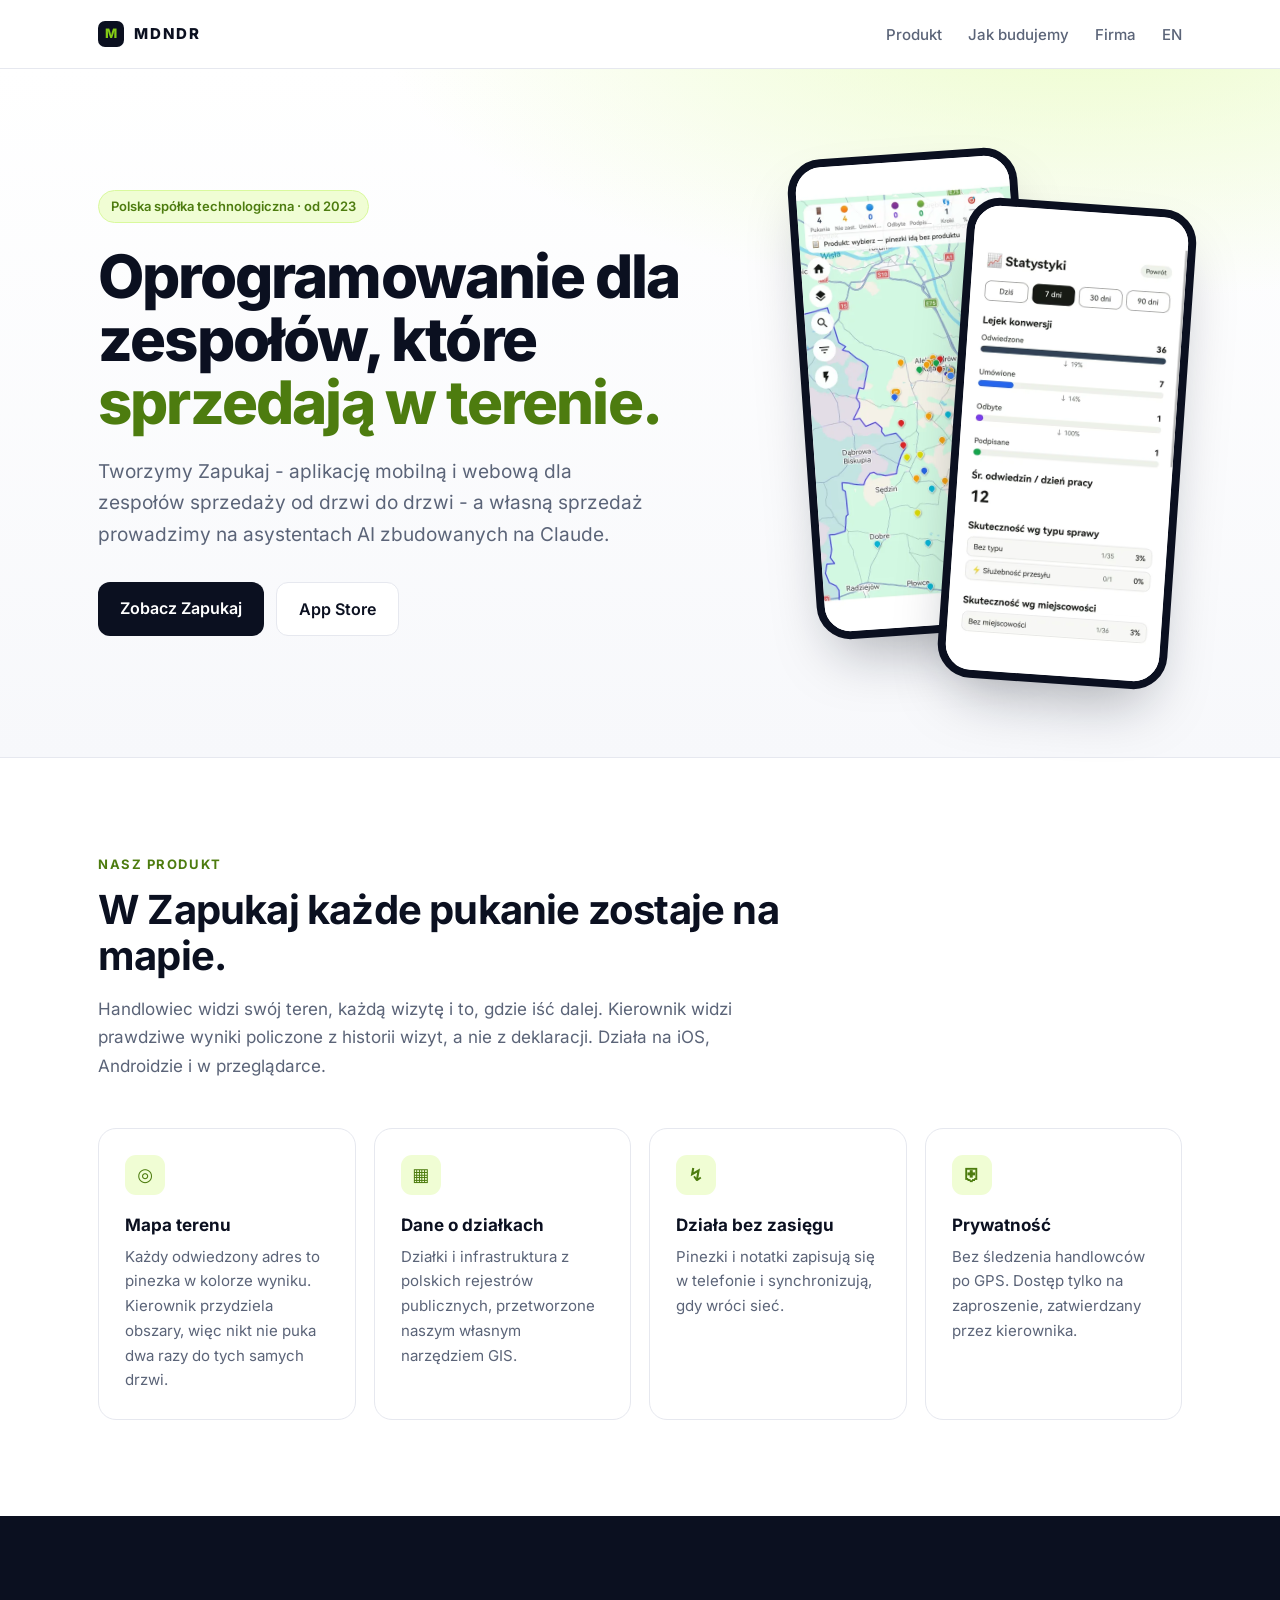
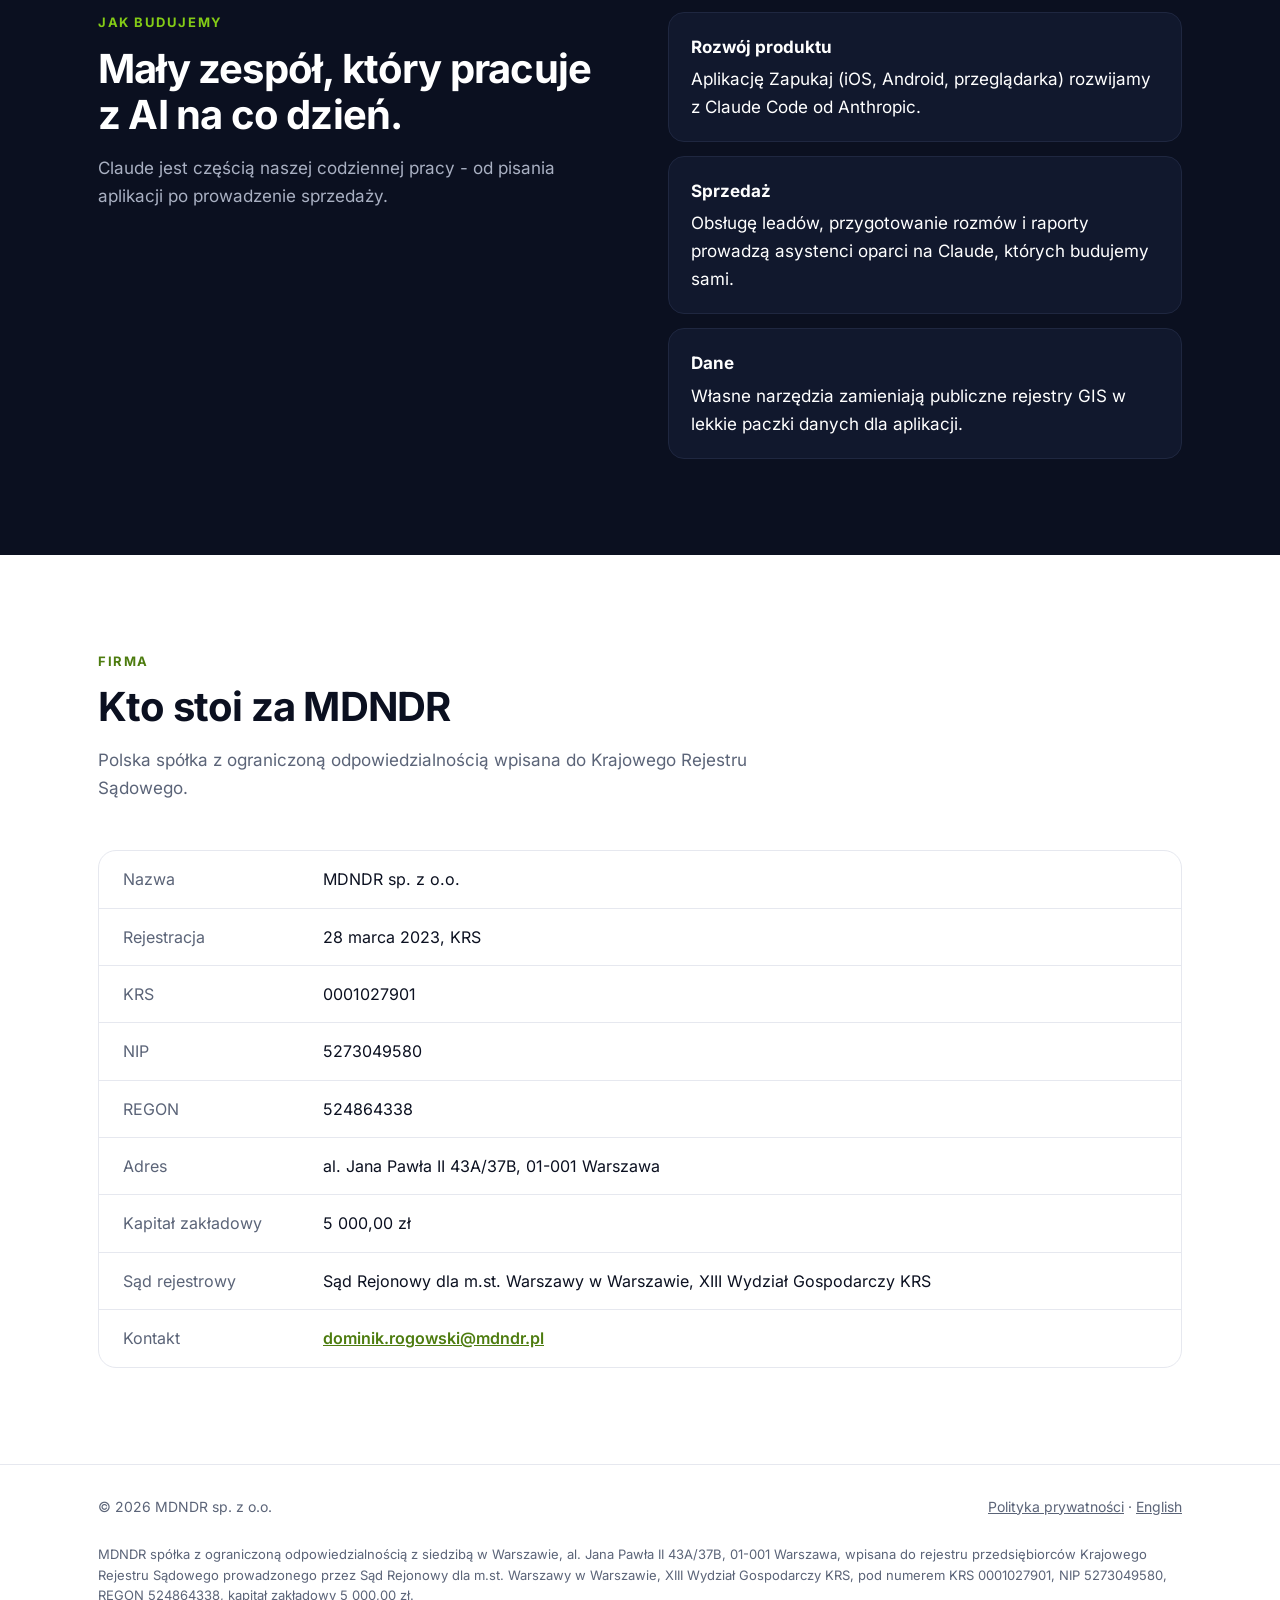
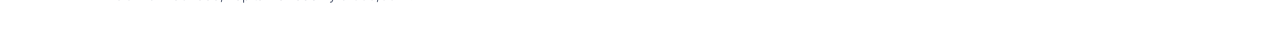
<file: index.html>
<!DOCTYPE html>
<html lang="pl">
<head>
<meta charset="UTF-8">
<meta name="viewport" content="width=device-width, initial-scale=1">
<title>MDNDR - oprogramowanie dla zespołów sprzedaży w terenie</title>
<meta name="description" content="MDNDR sp. z o.o. to polska spółka, która tworzy Zapukaj - aplikację dla zespołów sprzedaży door-to-door - i pracuje na asystentach AI opartych na Claude.">
<link rel="icon" href="img/ikona-32.png">
<link rel="stylesheet" href="v2.css?v=2">
<link rel="canonical" href="https://mdndr.pl/">
<link rel="alternate" hreflang="en" href="https://mdndr.pl/en.html">
</head>
<body>
<header><div class="wrap">
  <a class="logo" href="/"><i>M</i>MDNDR</a>
  <nav><a href="#produkt">Produkt</a><a href="#ai">Jak budujemy</a><a href="#firma">Firma</a><a class="lang" href="en.html">EN</a></nav>
</div></header>
<div class="hero"><div class="wrap">
  <div>
    <span class="tag">Polska spółka technologiczna · od 2023</span>
    <h1>Oprogramowanie dla zespołów, które <em>sprzedają w terenie.</em></h1>
    <p class="lead">Tworzymy Zapukaj - aplikację mobilną i webową dla zespołów sprzedaży od drzwi do drzwi - a własną sprzedaż prowadzimy na asystentach AI zbudowanych na Claude.</p>
    <div class="cta"><a class="btn p" href="https://zapukaj.pl/">Zobacz Zapukaj</a><a class="btn s" href="https://apps.apple.com/pl/app/zapukaj/id6797273516">App Store</a></div>
  </div>
  <div class="phones">
    <div class="phone a"><img src="img/ekran-1.webp" alt="Mapa terenu w Zapukaj"></div>
    <div class="phone b"><img src="img/ekran-3.webp" alt="Statystyki w Zapukaj"></div>
  </div>
</div></div>
<section id="produkt"><div class="wrap">
  <p class="kick">Nasz produkt</p>
  <h2>W Zapukaj każde pukanie zostaje na mapie.</h2>
  <p class="sub">Handlowiec widzi swój teren, każdą wizytę i to, gdzie iść dalej. Kierownik widzi prawdziwe wyniki policzone z historii wizyt, a nie z deklaracji. Działa na iOS, Androidzie i w przeglądarce.</p>
  <div class="grid">
    <div class="card"><b>◎</b><h3>Mapa terenu</h3><p>Każdy odwiedzony adres to pinezka w kolorze wyniku. Kierownik przydziela obszary, więc nikt nie puka dwa razy do tych samych drzwi.</p></div>
    <div class="card"><b>▦</b><h3>Dane o działkach</h3><p>Działki i infrastruktura z polskich rejestrów publicznych, przetworzone naszym własnym narzędziem GIS.</p></div>
    <div class="card"><b>↯</b><h3>Działa bez zasięgu</h3><p>Pinezki i notatki zapisują się w telefonie i synchronizują, gdy wróci sieć.</p></div>
    <div class="card"><b>⛨</b><h3>Prywatność</h3><p>Bez śledzenia handlowców po GPS. Dostęp tylko na zaproszenie, zatwierdzany przez kierownika.</p></div>
  </div>
</div></section>
<section id="ai" class="dark"><div class="wrap split">
  <div>
    <p class="kick">Jak budujemy</p>
    <h2>Mały zespół, który pracuje z AI na co dzień.</h2>
    <p>Claude jest częścią naszej codziennej pracy - od pisania aplikacji po prowadzenie sprzedaży.</p>
  </div>
  <ul class="steps">
    <li><strong>Rozwój produktu</strong>Aplikację Zapukaj (iOS, Android, przeglądarka) rozwijamy z Claude Code od Anthropic.</li>
    <li><strong>Sprzedaż</strong>Obsługę leadów, przygotowanie rozmów i raporty prowadzą asystenci oparci na Claude, których budujemy sami.</li>
    <li><strong>Dane</strong>Własne narzędzia zamieniają publiczne rejestry GIS w lekkie paczki danych dla aplikacji.</li>
  </ul>
</div></section>
<section id="firma"><div class="wrap">
  <p class="kick">Firma</p>
  <h2>Kto stoi za MDNDR</h2>
  <p class="sub">Polska spółka z ograniczoną odpowiedzialnością wpisana do Krajowego Rejestru Sądowego.</p>
  <div class="facts">
    <div><span>Nazwa</span>MDNDR sp. z o.o.</div>
    <div><span>Rejestracja</span>28 marca 2023, KRS</div>
    <div><span>KRS</span>0001027901</div>
    <div><span>NIP</span>5273049580</div>
    <div><span>REGON</span>524864338</div>
    <div><span>Adres</span>al. Jana Pawła II 43A/37B, 01-001 Warszawa</div>
    <div><span>Kapitał zakładowy</span>5 000,00 zł</div>
    <div><span>Sąd rejestrowy</span>Sąd Rejonowy dla m.st. Warszawy w Warszawie, XIII Wydział Gospodarczy KRS</div>
    <div><span>Kontakt</span><a href="mailto:dominik.rogowski@mdndr.pl">dominik.rogowski@mdndr.pl</a></div>
  </div>
</div></section>
<footer><div class="wrap"><span>© 2026 MDNDR sp. z o.o.</span><span><a href="polityka-prywatnosci.html">Polityka prywatności</a> · <a href="en.html">English</a></span><span class="legal">MDNDR spółka z ograniczoną odpowiedzialnością z siedzibą w Warszawie, al. Jana Pawła II 43A/37B, 01-001 Warszawa, wpisana do rejestru przedsiębiorców Krajowego Rejestru Sądowego prowadzonego przez Sąd Rejonowy dla m.st. Warszawy w Warszawie, XIII Wydział Gospodarczy KRS, pod numerem KRS 0001027901, NIP 5273049580, REGON 524864338, kapitał zakładowy 5 000,00 zł.</span></div></footer>
</body>
</html>
</file>
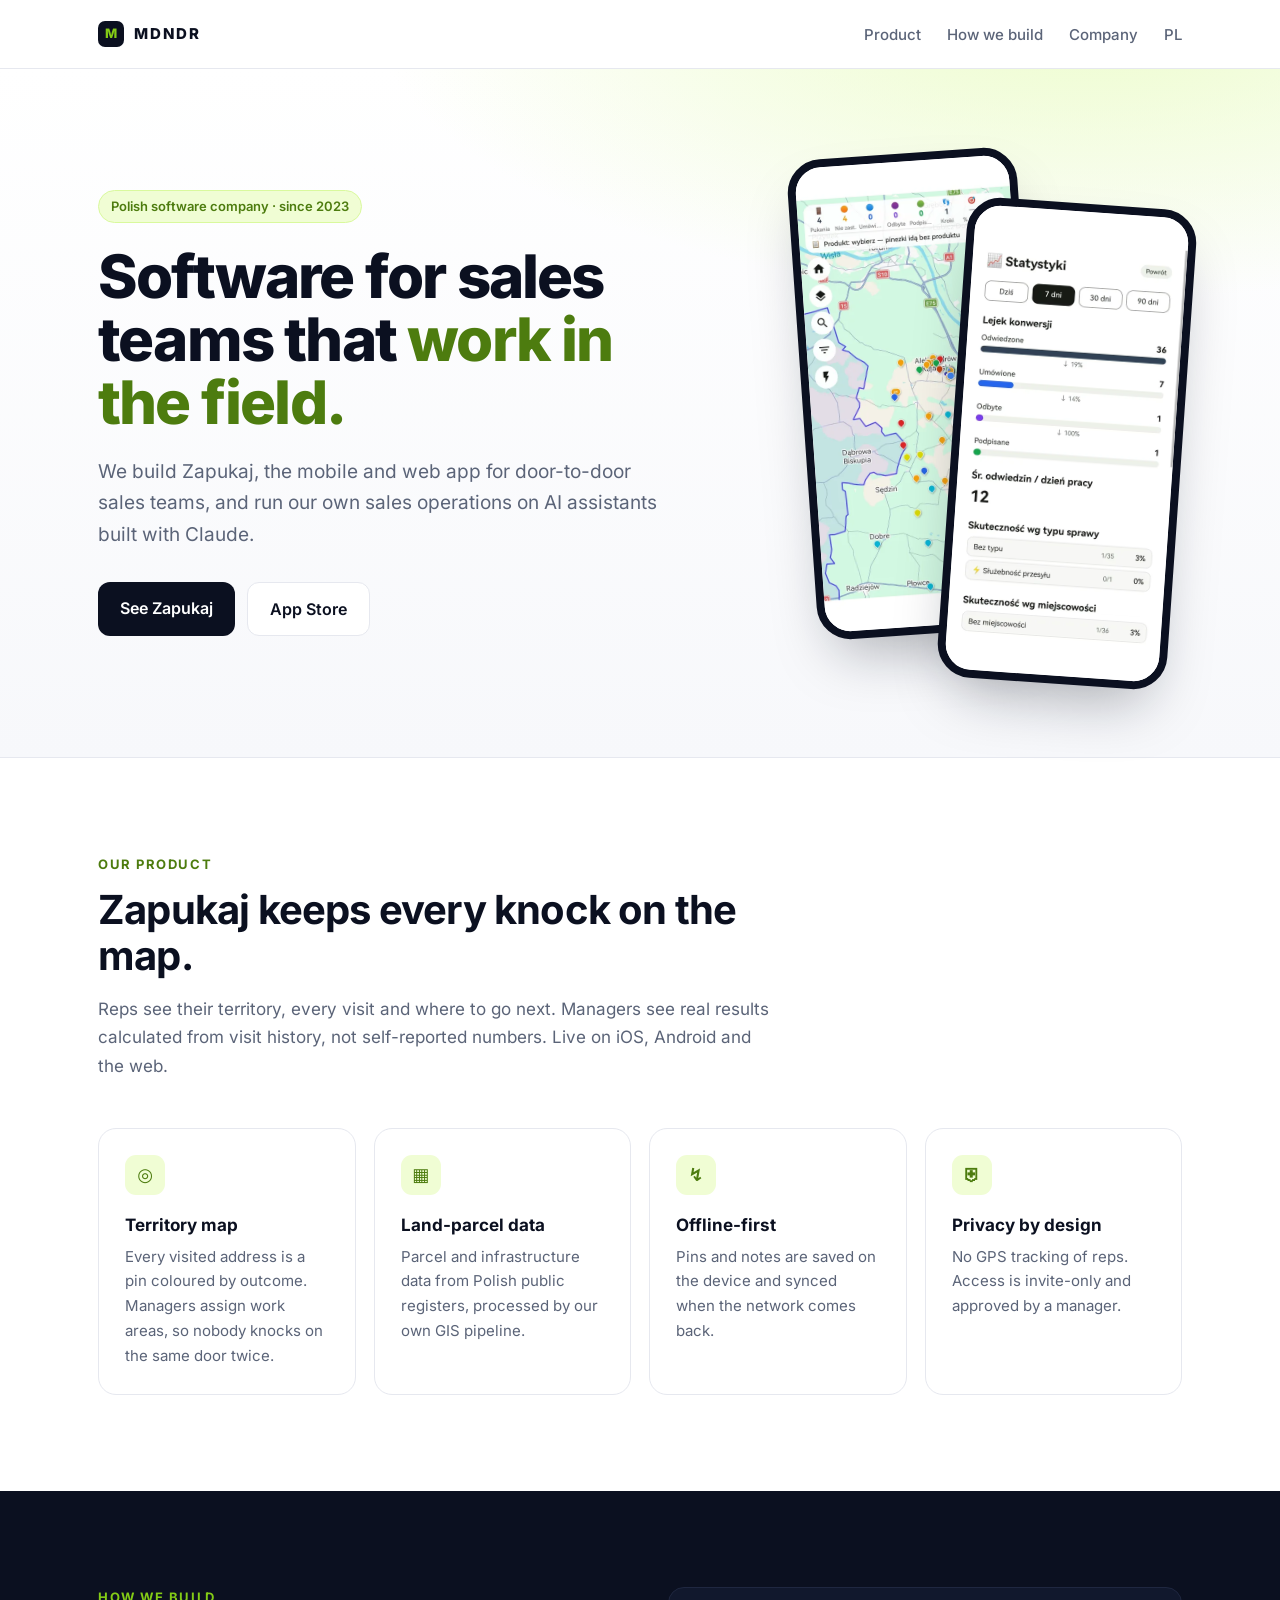
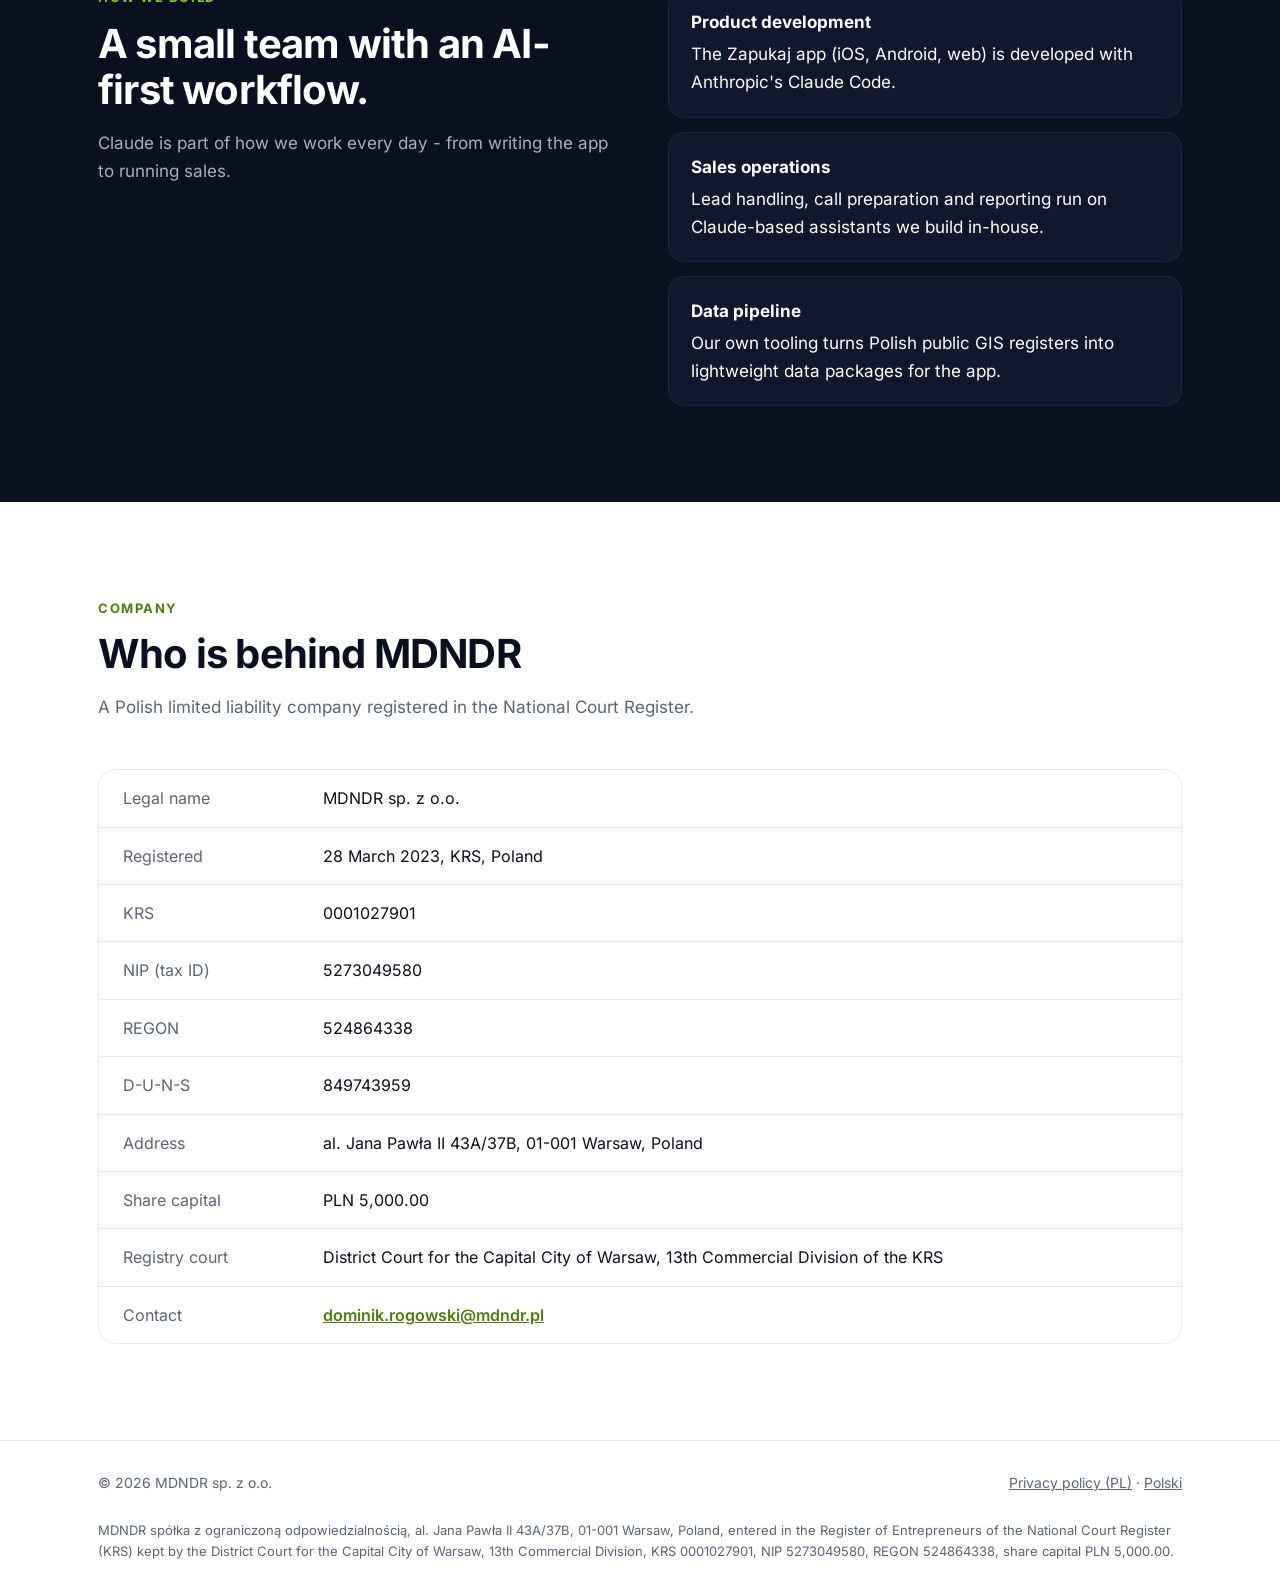
<file: en.html>
<!DOCTYPE html>
<html lang="en">
<head>
<meta charset="UTF-8">
<meta name="viewport" content="width=device-width, initial-scale=1">
<title>MDNDR - software for field sales teams</title>
<meta name="description" content="MDNDR sp. z o.o. is a Polish software company building Zapukaj, the field app for door-to-door sales teams, with an AI-first workflow based on Claude.">
<link rel="icon" href="img/ikona-32.png">
<link rel="stylesheet" href="v2.css?v=2">
<link rel="alternate" hreflang="pl" href="https://mdndr.pl/">
</head>
<body>
<header><div class="wrap">
  <a class="logo" href="/"><i>M</i>MDNDR</a>
  <nav><a href="#product">Product</a><a href="#ai">How we build</a><a href="#company">Company</a><a class="lang" href="/">PL</a></nav>
</div></header>
<div class="hero"><div class="wrap">
  <div>
    <span class="tag">Polish software company · since 2023</span>
    <h1>Software for sales teams that <em>work in the field.</em></h1>
    <p class="lead">We build Zapukaj, the mobile and web app for door-to-door sales teams, and run our own sales operations on AI assistants built with Claude.</p>
    <div class="cta"><a class="btn p" href="https://zapukaj.pl/en">See Zapukaj</a><a class="btn s" href="https://apps.apple.com/pl/app/zapukaj/id6797273516">App Store</a></div>
  </div>
  <div class="phones">
    <div class="phone a"><img src="img/ekran-1.webp" alt="Zapukaj territory map"></div>
    <div class="phone b"><img src="img/ekran-3.webp" alt="Zapukaj statistics screen"></div>
  </div>
</div></div>
<section id="product"><div class="wrap">
  <p class="kick">Our product</p>
  <h2>Zapukaj keeps every knock on the map.</h2>
  <p class="sub">Reps see their territory, every visit and where to go next. Managers see real results calculated from visit history, not self-reported numbers. Live on iOS, Android and the web.</p>
  <div class="grid">
    <div class="card"><b>◎</b><h3>Territory map</h3><p>Every visited address is a pin coloured by outcome. Managers assign work areas, so nobody knocks on the same door twice.</p></div>
    <div class="card"><b>▦</b><h3>Land-parcel data</h3><p>Parcel and infrastructure data from Polish public registers, processed by our own GIS pipeline.</p></div>
    <div class="card"><b>↯</b><h3>Offline-first</h3><p>Pins and notes are saved on the device and synced when the network comes back.</p></div>
    <div class="card"><b>⛨</b><h3>Privacy by design</h3><p>No GPS tracking of reps. Access is invite-only and approved by a manager.</p></div>
  </div>
</div></section>
<section id="ai" class="dark"><div class="wrap split">
  <div>
    <p class="kick">How we build</p>
    <h2>A small team with an AI-first workflow.</h2>
    <p>Claude is part of how we work every day - from writing the app to running sales.</p>
  </div>
  <ul class="steps">
    <li><strong>Product development</strong>The Zapukaj app (iOS, Android, web) is developed with Anthropic's Claude Code.</li>
    <li><strong>Sales operations</strong>Lead handling, call preparation and reporting run on Claude-based assistants we build in-house.</li>
    <li><strong>Data pipeline</strong>Our own tooling turns Polish public GIS registers into lightweight data packages for the app.</li>
  </ul>
</div></section>
<section id="company"><div class="wrap">
  <p class="kick">Company</p>
  <h2>Who is behind MDNDR</h2>
  <p class="sub">A Polish limited liability company registered in the National Court Register.</p>
  <div class="facts">
    <div><span>Legal name</span>MDNDR sp. z o.o.</div>
    <div><span>Registered</span>28 March 2023, KRS, Poland</div>
    <div><span>KRS</span>0001027901</div>
    <div><span>NIP (tax ID)</span>5273049580</div>
    <div><span>REGON</span>524864338</div>
    <div><span>D-U-N-S</span>849743959</div>
    <div><span>Address</span>al. Jana Pawła II 43A/37B, 01-001 Warsaw, Poland</div>
    <div><span>Share capital</span>PLN 5,000.00</div>
    <div><span>Registry court</span>District Court for the Capital City of Warsaw, 13th Commercial Division of the KRS</div>
    <div><span>Contact</span><a href="mailto:dominik.rogowski@mdndr.pl">dominik.rogowski@mdndr.pl</a></div>
  </div>
</div></section>
<footer><div class="wrap"><span>© 2026 MDNDR sp. z o.o.</span><span><a href="polityka-prywatnosci.html">Privacy policy (PL)</a> · <a href="/">Polski</a></span><span class="legal">MDNDR spółka z ograniczoną odpowiedzialnością, al. Jana Pawła II 43A/37B, 01-001 Warsaw, Poland, entered in the Register of Entrepreneurs of the National Court Register (KRS) kept by the District Court for the Capital City of Warsaw, 13th Commercial Division, KRS 0001027901, NIP 5273049580, REGON 524864338, share capital PLN 5,000.00.</span></div></footer>
</body>
</html>
</file>
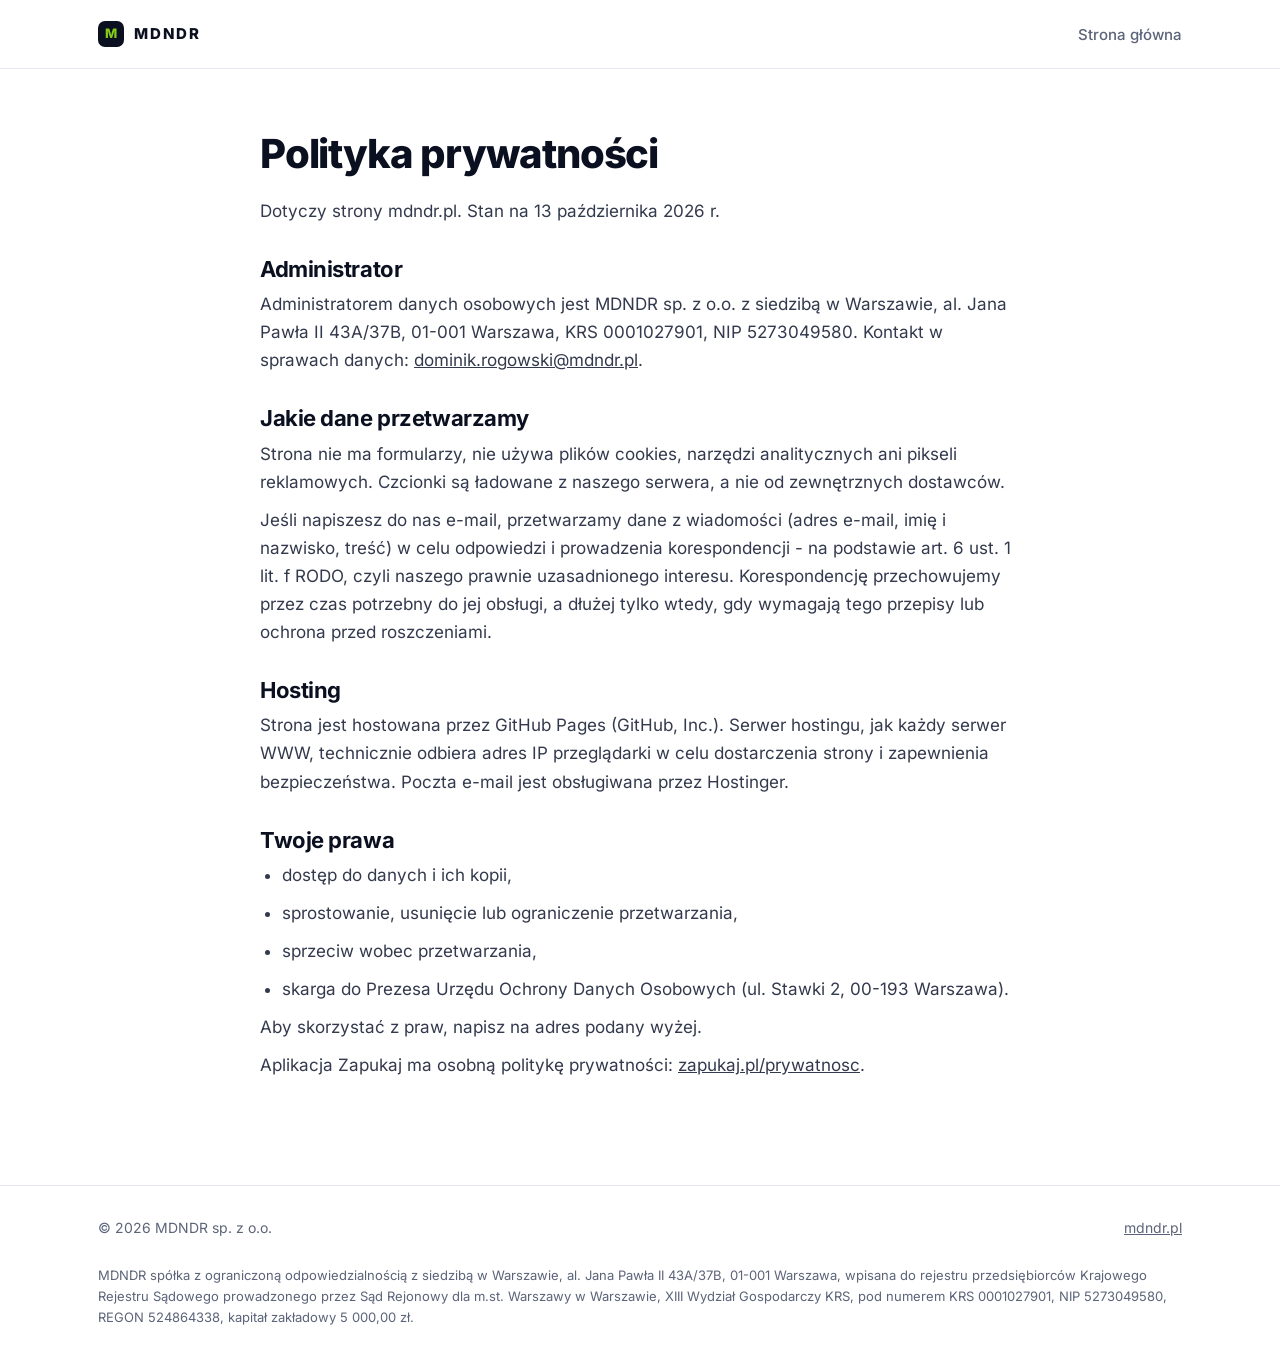
<file: polityka-prywatnosci.html>
<!DOCTYPE html>
<html lang="pl"><head><meta charset="UTF-8"><meta name="viewport" content="width=device-width, initial-scale=1">
<title>Polityka prywatności - MDNDR sp. z o.o.</title><link rel="icon" href="img/ikona-32.png"><link rel="stylesheet" href="v2.css?v=2"></head><body>
<header><div class="wrap"><a class="logo" href="/"><i>M</i>MDNDR</a><nav><a class="lang" href="/">Strona główna</a></nav></div></header>
<main class="wrap doc">
<h1>Polityka prywatności</h1>
<p>Dotyczy strony mdndr.pl. Stan na 13 października 2026 r.</p>
<h2>Administrator</h2>
<p>Administratorem danych osobowych jest MDNDR sp. z o.o. z siedzibą w Warszawie, al. Jana Pawła II 43A/37B, 01-001 Warszawa, KRS 0001027901, NIP 5273049580. Kontakt w sprawach danych: <a href="mailto:dominik.rogowski@mdndr.pl">dominik.rogowski@mdndr.pl</a>.</p>
<h2>Jakie dane przetwarzamy</h2>
<p>Strona nie ma formularzy, nie używa plików cookies, narzędzi analitycznych ani pikseli reklamowych. Czcionki są ładowane z naszego serwera, a nie od zewnętrznych dostawców.</p>
<p>Jeśli napiszesz do nas e-mail, przetwarzamy dane z wiadomości (adres e-mail, imię i nazwisko, treść) w celu odpowiedzi i prowadzenia korespondencji - na podstawie art. 6 ust. 1 lit. f RODO, czyli naszego prawnie uzasadnionego interesu. Korespondencję przechowujemy przez czas potrzebny do jej obsługi, a dłużej tylko wtedy, gdy wymagają tego przepisy lub ochrona przed roszczeniami.</p>
<h2>Hosting</h2>
<p>Strona jest hostowana przez GitHub Pages (GitHub, Inc.). Serwer hostingu, jak każdy serwer WWW, technicznie odbiera adres IP przeglądarki w celu dostarczenia strony i zapewnienia bezpieczeństwa. Poczta e-mail jest obsługiwana przez Hostinger.</p>
<h2>Twoje prawa</h2>
<ul><li>dostęp do danych i ich kopii,</li><li>sprostowanie, usunięcie lub ograniczenie przetwarzania,</li><li>sprzeciw wobec przetwarzania,</li><li>skarga do Prezesa Urzędu Ochrony Danych Osobowych (ul. Stawki 2, 00-193 Warszawa).</li></ul>
<p>Aby skorzystać z praw, napisz na adres podany wyżej.</p>
<p>Aplikacja Zapukaj ma osobną politykę prywatności: <a href="https://zapukaj.pl/prywatnosc">zapukaj.pl/prywatnosc</a>.</p>
</main>
<footer><div class="wrap"><span>© 2026 MDNDR sp. z o.o.</span><a href="/">mdndr.pl</a><span class="legal">MDNDR spółka z ograniczoną odpowiedzialnością z siedzibą w Warszawie, al. Jana Pawła II 43A/37B, 01-001 Warszawa, wpisana do rejestru przedsiębiorców Krajowego Rejestru Sądowego prowadzonego przez Sąd Rejonowy dla m.st. Warszawy w Warszawie, XIII Wydział Gospodarczy KRS, pod numerem KRS 0001027901, NIP 5273049580, REGON 524864338, kapitał zakładowy 5 000,00 zł.</span></div></footer></body></html>
</file>
<file: v2.css>
@font-face{font-family:Inter;font-style:normal;font-weight:400 800;font-display:swap;src:url(font/inter-ext.woff2) format('woff2');unicode-range:U+0100-02BA,U+02BD-02C5,U+02C7-02CC,U+02CE-02D7,U+02DD-02FF,U+0304,U+0308,U+0329,U+1D00-1DBF,U+1E00-1E9F,U+1EF2-1EFF,U+2020,U+20A0-20AB,U+20AD-20C0,U+2113,U+2C60-2C7F,U+A720-A7FF}
@font-face{font-family:Inter;font-style:normal;font-weight:400 800;font-display:swap;src:url(font/inter-lat.woff2) format('woff2');unicode-range:U+0000-00FF,U+0131,U+0152-0153,U+02BB-02BC,U+02C6,U+02DA,U+02DC,U+0304,U+0308,U+0329,U+2000-206F,U+20AC,U+2122,U+2191,U+2193,U+2212,U+2215,U+FEFF,U+FFFD}
*{box-sizing:border-box;margin:0;padding:0}
:root{--ink:#0b1020;--mut:#5b6478;--line:#e6e8ef;--bg:#f7f8fb;--acc:#84cc16;--acc2:#4d7c0f}
html{scroll-behavior:smooth}
body{font:17px/1.65 Inter,system-ui,-apple-system,"Segoe UI",sans-serif;color:var(--ink);background:#fff;-webkit-font-smoothing:antialiased}
a{color:inherit}
.wrap{max-width:1140px;margin:0 auto;padding:0 28px}
header{position:sticky;top:0;z-index:10;background:rgba(255,255,255,.85);backdrop-filter:blur(12px);border-bottom:1px solid var(--line)}
header .wrap{display:flex;justify-content:space-between;align-items:center;height:68px}
.logo{display:flex;align-items:center;gap:10px;font-weight:800;letter-spacing:.14em;text-decoration:none;font-size:15px}
.logo i{width:26px;height:26px;border-radius:7px;background:var(--ink);display:grid;place-items:center;color:var(--acc);font-style:normal;font-size:13px;letter-spacing:0}
nav a{text-decoration:none;color:var(--mut);margin-left:26px;font-size:15px;font-weight:500}
nav a:hover{color:var(--ink)}
.hero{background:radial-gradient(1200px 500px at 85% -10%,#ecfccb 0,transparent 60%),linear-gradient(#fff,var(--bg));border-bottom:1px solid var(--line)}
.hero .wrap{display:grid;grid-template-columns:1.15fr .85fr;gap:56px;align-items:center;padding-top:84px;padding-bottom:84px}
.tag{display:inline-block;font-size:13px;font-weight:600;color:var(--acc2);background:#f0fdd4;border:1px solid #d9f99d;padding:5px 12px;border-radius:99px;margin-bottom:22px}
h1{font-size:clamp(36px,5.4vw,60px);line-height:1.05;letter-spacing:-.03em;font-weight:800;margin-bottom:22px}
h1 em{font-style:normal;color:var(--acc2)}
.lead{font-size:19px;color:var(--mut);max-width:560px}
.cta{margin-top:32px;display:flex;gap:12px;flex-wrap:wrap}
.btn{padding:13px 22px;border-radius:12px;font-weight:600;text-decoration:none;font-size:16px}
.btn.p{background:var(--ink);color:#fff}.btn.s{border:1px solid var(--line);background:#fff}
.phones{position:relative;height:520px}
.phone{position:absolute;width:230px;border-radius:34px;border:8px solid var(--ink);overflow:hidden;box-shadow:0 30px 60px -20px rgba(11,16,32,.35);background:#fff}
.phone img{display:block;width:100%}
.phone.a{right:150px;top:0;transform:rotate(-4deg)}
.phone.b{right:0;top:50px;transform:rotate(4deg)}
section{padding:96px 0}
.kick{font-size:13px;font-weight:700;letter-spacing:.12em;text-transform:uppercase;color:var(--acc2);margin-bottom:12px}
h2{font-size:clamp(28px,3.6vw,40px);letter-spacing:-.02em;line-height:1.15;margin-bottom:16px;max-width:720px}
.sub{color:var(--mut);max-width:680px;margin-bottom:48px}
.grid{display:grid;grid-template-columns:repeat(4,1fr);gap:18px}
.card{border:1px solid var(--line);border-radius:18px;padding:26px;background:#fff}
.card b{display:grid;place-items:center;width:40px;height:40px;border-radius:11px;background:#f0fdd4;color:var(--acc2);margin-bottom:16px;font-size:18px}
.card h3{font-size:17px;margin-bottom:6px}
.card p{color:var(--mut);font-size:15px}
.dark{background:var(--ink);color:#fff}
.dark .sub,.dark p{color:#a9b0c2}
.dark .kick{color:var(--acc)}
.split{display:grid;grid-template-columns:1fr 1fr;gap:56px;align-items:start}
.steps{list-style:none;display:grid;gap:14px}
.steps li{border:1px solid #1f2740;border-radius:16px;padding:20px 22px;background:#11182d}
.steps strong{display:block;color:#fff;margin-bottom:4px}
.facts{border:1px solid var(--line);border-radius:18px;overflow:hidden}
.facts div{display:grid;grid-template-columns:200px 1fr;padding:15px 24px;border-bottom:1px solid var(--line);font-size:16px}
.facts div:last-child{border:0}
.facts span{color:var(--mut)}
.facts a{color:var(--acc2);font-weight:600;overflow-wrap:anywhere}
footer{border-top:1px solid var(--line);padding:30px 0;color:var(--mut);font-size:14px}
footer .wrap{display:flex;justify-content:space-between;gap:16px;flex-wrap:wrap}
@media(max-width:960px){.hero .wrap,.split{grid-template-columns:1fr}.grid{grid-template-columns:1fr 1fr}.phones{height:440px;max-width:420px}.phone{width:190px}.phone.a{right:auto;left:0}}
@media(max-width:600px){nav a:not(.lang){display:none}.grid{grid-template-columns:1fr}section{padding:64px 0}.hero .wrap{padding-top:52px;padding-bottom:52px}.facts div{grid-template-columns:1fr;gap:2px}.phones{height:380px}.phone{width:160px}.phone.b{right:0}}

footer .legal{display:block;width:100%;margin-top:10px;font-size:13px;line-height:1.6}
footer nav a,footer a{color:var(--mut)}
.doc{max-width:760px;padding:64px 0 96px}.doc h1{font-size:40px}.doc h2{font-size:22px;margin:32px 0 8px}.doc p,.doc li{color:#333a4d;margin-bottom:10px}.doc ul{padding-left:22px}
</file>
